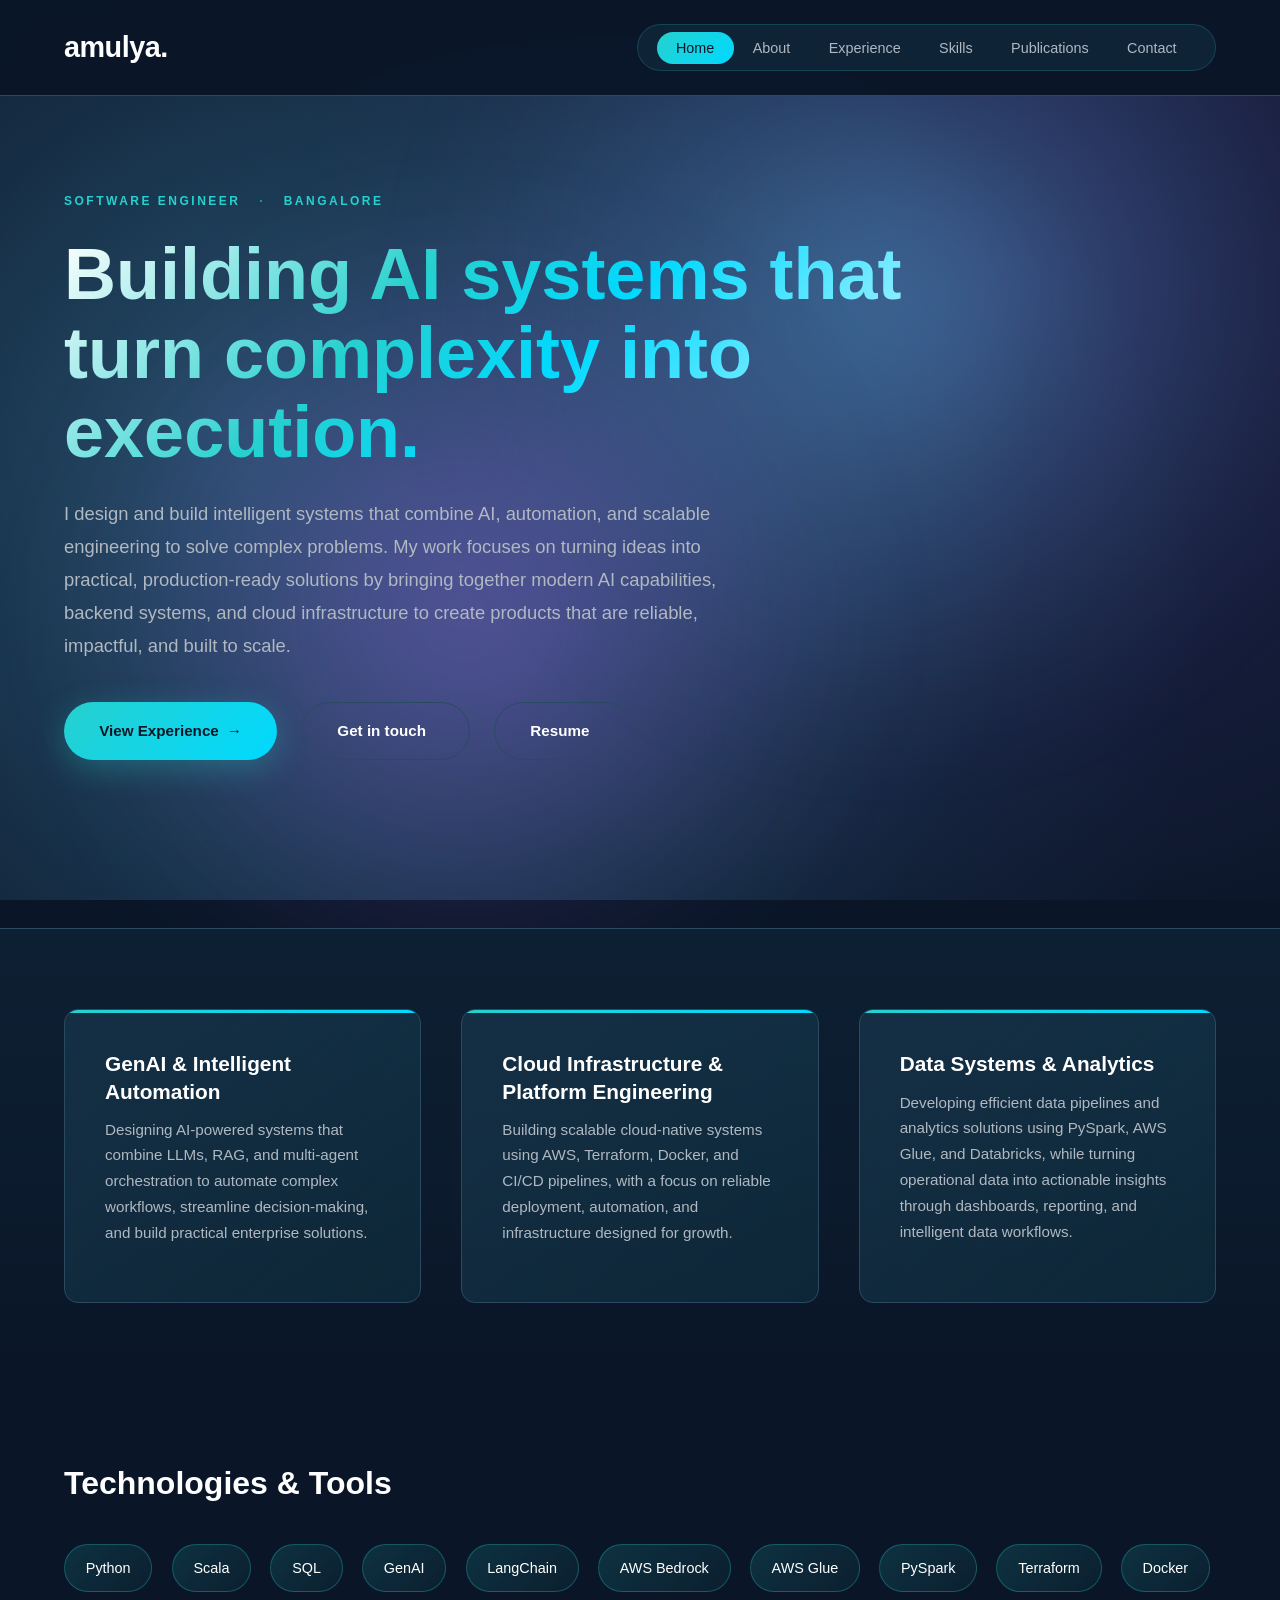
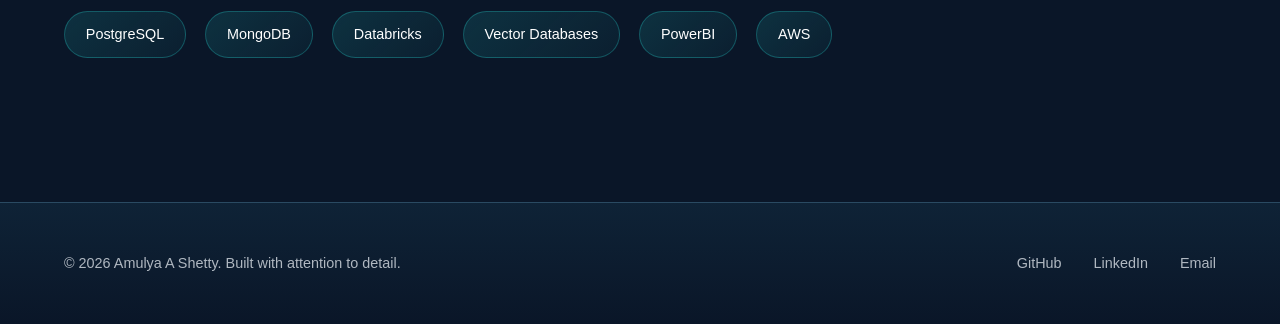
<file: index.html>
<!DOCTYPE html>
<html lang="en">
<head>
    <meta charset="UTF-8">
    <meta name="viewport" content="width=device-width, initial-scale=1.0">
    <title>Amulya A Shetty - Software Engineer & AI Specialist</title>
    <link rel="stylesheet" href="assets/css/styles.css">
</head>
<body>
    <!-- Navigation -->
    <nav class="navbar">
        <div class="nav-container">
            <div class="nav-brand">amulya.</div>
            <ul class="nav-menu">
                <li><a href="index.html" class="nav-link active">Home</a></li>
                <li><a href="pages/about.html" class="nav-link">About</a></li>
                <li><a href="pages/experience.html" class="nav-link">Experience</a></li>
                <li><a href="pages/skills.html" class="nav-link">Skills</a></li>
                <li><a href="pages/publications.html" class="nav-link">Publications</a></li>
                <li><a href="pages/contact.html" class="nav-link">Contact</a></li>
            </ul>
        </div>
    </nav>

    <!-- Hero Section -->
    <section class="hero">
        <div class="hero-container">
            <div class="hero-meta">
                <span class="meta-item">SOFTWARE ENGINEER</span>
                <span class="meta-divider">·</span>
                <span class="meta-item">BANGALORE</span>
            </div>

            <h1 class="hero-title">Building AI systems that turn complexity into execution.</h1>
            
            <p class="hero-subtitle">
                I design and build intelligent systems that combine AI, automation, and scalable engineering to solve complex problems. My work focuses on turning ideas into practical, production-ready solutions by bringing together modern AI capabilities, backend systems, and cloud infrastructure to create products that are reliable, impactful, and built to scale.
            </p>

            <div class="hero-cta">
                <a href="pages/experience.html" class="btn btn-primary">View Experience</a>
                <a href="pages/contact.html" class="btn btn-secondary">Get in touch</a>
                <a href="assets/documents/resume.pdf" class="btn btn-secondary" target="_blank">Resume</a>
            </div>
        </div>
    </section>

    <!-- Highlights Section -->
    <section class="highlights">
        <div class="highlights-container">
            <div class="highlight-item">
                <h3>GenAI & Intelligent Automation</h3>
                <p>Designing AI-powered systems that combine LLMs, RAG, and multi-agent orchestration to automate complex workflows, streamline decision-making, and build practical enterprise solutions.</p>
            </div>
            <div class="highlight-item">
                <h3>Cloud Infrastructure & Platform Engineering</h3>
                <p>Building scalable cloud-native systems using AWS, Terraform, Docker, and CI/CD pipelines, with a focus on reliable deployment, automation, and infrastructure designed for growth.</p>
            </div>
            <div class="highlight-item">
                <h3>Data Systems & Analytics</h3>
                <p>Developing efficient data pipelines and analytics solutions using PySpark, AWS Glue, and Databricks, while turning operational data into actionable insights through dashboards, reporting, and intelligent data workflows.</p>
            </div>
        </div>
    </section>

    <!-- Tech Stack Section -->
    <section class="tech-stack">
        <div class="stack-container">
            <h2>Technologies & Tools</h2>
            <div class="tech-grid">
                <span class="tech-tag">Python</span>
                <span class="tech-tag">Scala</span>
                <span class="tech-tag">SQL</span>
                <span class="tech-tag">GenAI</span>
                <span class="tech-tag">LangChain</span>
                <span class="tech-tag">AWS Bedrock</span>
                <span class="tech-tag">AWS Glue</span>
                <span class="tech-tag">PySpark</span>
                <span class="tech-tag">Terraform</span>
                <span class="tech-tag">Docker</span>
                <span class="tech-tag">PostgreSQL</span>
                <span class="tech-tag">MongoDB</span>
                <span class="tech-tag">Databricks</span>
                <span class="tech-tag">Vector Databases</span>
                <span class="tech-tag">PowerBI</span>
                <span class="tech-tag">AWS</span>
            </div>
        </div>
    </section>

    <!-- Footer -->
    <footer class="footer">
        <div class="footer-content">
            <p>&copy; 2026 Amulya A Shetty. Built with attention to detail.</p>
            <div class="footer-links">
                <a href="https://github.com/amulyaashetty" target="_blank">GitHub</a>
                <a href="https://www.linkedin.com/in/amulya-a-shetty-549b97213/" target="_blank">LinkedIn</a>
                <a href="mailto:amulyaashetty02@gmail.com">Email</a>
            </div>
        </div>
    </footer>

    <script src="assets/js/script.js"></script>
</body>
</html>
</file>
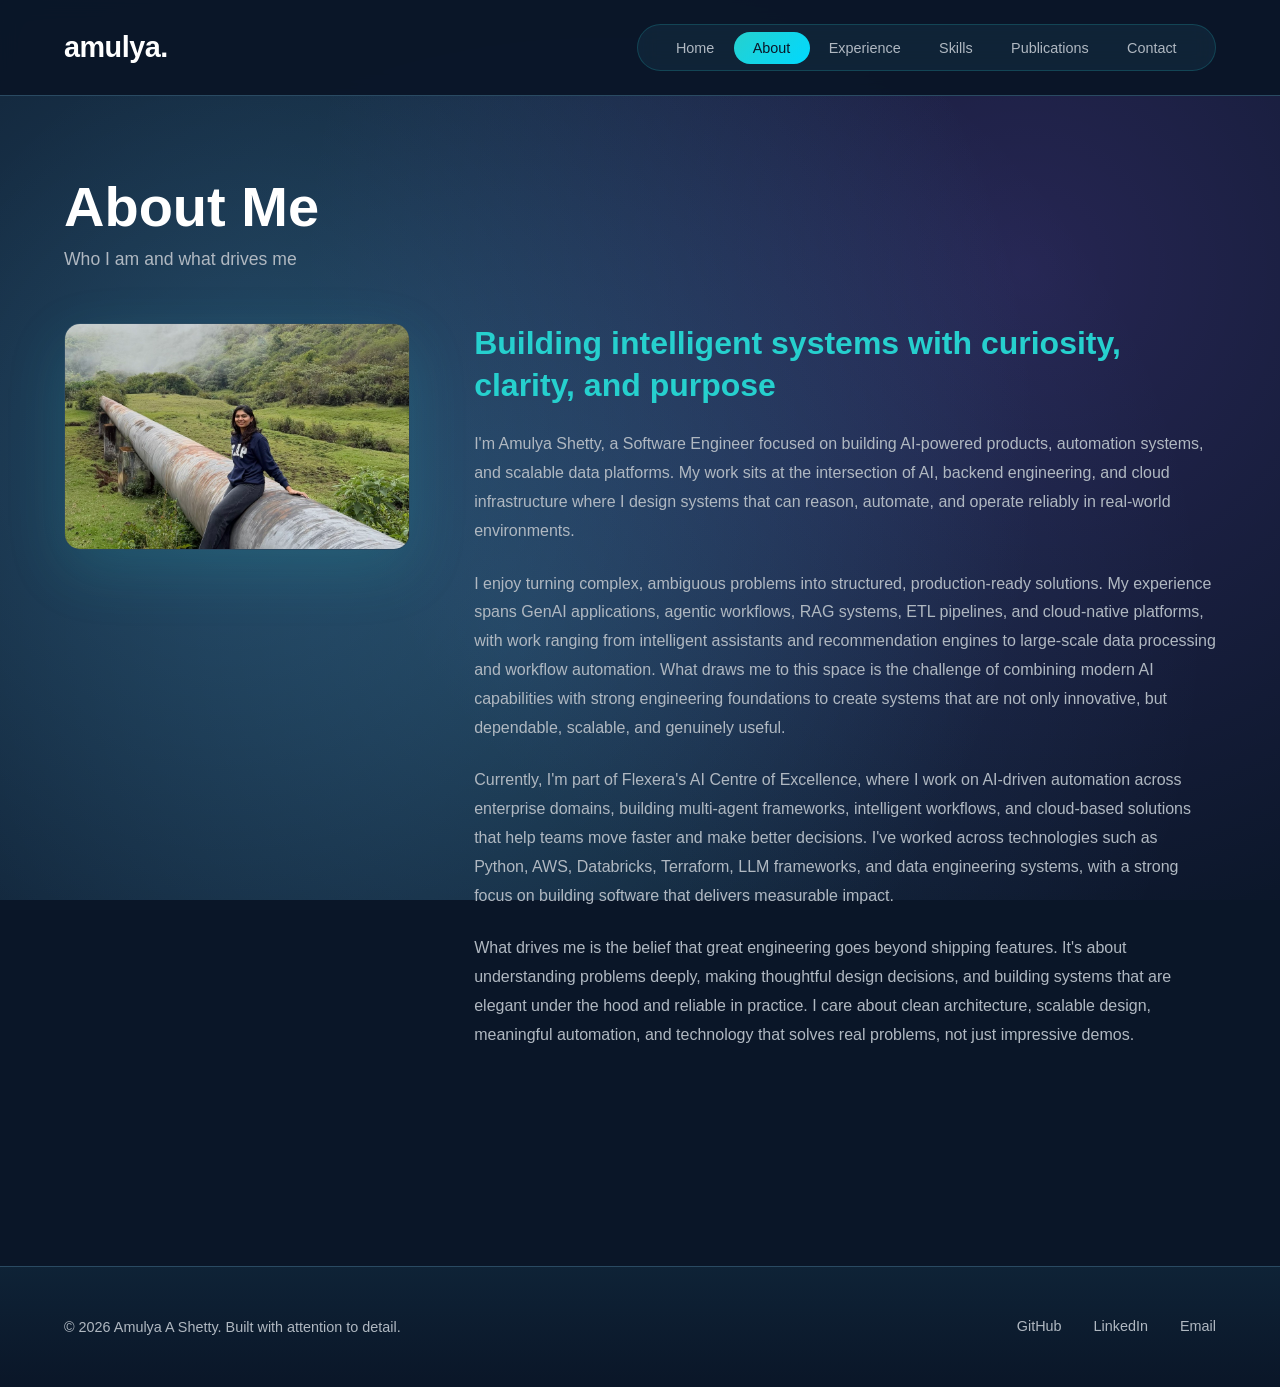
<file: pages/about.html>
<!DOCTYPE html>
<html lang="en">
<head>
    <meta charset="UTF-8">
    <meta name="viewport" content="width=device-width, initial-scale=1.0">
    <title>Amulya A Shetty - About</title>
    <link rel="stylesheet" href="../assets/css/styles.css">
</head>
<body>
    <!-- Navigation -->
    <nav class="navbar">
        <div class="nav-container">
            <div class="nav-brand">amulya.</div>
            <ul class="nav-menu">
                <li><a href="../index.html" class="nav-link">Home</a></li>
                <li><a href="about.html" class="nav-link active">About</a></li>
                <li><a href="experience.html" class="nav-link">Experience</a></li>
                <li><a href="skills.html" class="nav-link">Skills</a></li>
                <li><a href="publications.html" class="nav-link">Publications</a></li>
                <li><a href="contact.html" class="nav-link">Contact</a></li>
            </ul>
        </div>
    </nav>

    <!-- Content -->
    <section class="content-section">
        <div class="section-header">
            <h1>About Me</h1>
            <p>Who I am and what drives me</p>
        </div>

        <div class="about-intro">
            <div class="about-container">
                <div class="about-image">
                    <img src="../assets/images/Image (1).jpeg" alt="Amulya Shetty">
                </div>
                <div class="about-content">
                    <h2>Building intelligent systems with curiosity, clarity, and purpose</h2>
                    
                    <p>
                        I'm Amulya Shetty, a Software Engineer focused on building AI-powered products, automation systems, and scalable data platforms. My work sits at the intersection of AI, backend engineering, and cloud infrastructure where I design systems that can reason, automate, and operate reliably in real-world environments.
                    </p>

                    <p>
                        I enjoy turning complex, ambiguous problems into structured, production-ready solutions. My experience spans GenAI applications, agentic workflows, RAG systems, ETL pipelines, and cloud-native platforms, with work ranging from intelligent assistants and recommendation engines to large-scale data processing and workflow automation. What draws me to this space is the challenge of combining modern AI capabilities with strong engineering foundations to create systems that are not only innovative, but dependable, scalable, and genuinely useful.
                    </p>

                    <p>
                        Currently, I'm part of Flexera's AI Centre of Excellence, where I work on AI-driven automation across enterprise domains, building multi-agent frameworks, intelligent workflows, and cloud-based solutions that help teams move faster and make better decisions. I've worked across technologies such as Python, AWS, Databricks, Terraform, LLM frameworks, and data engineering systems, with a strong focus on building software that delivers measurable impact.
                    </p>

                    <p>
                        What drives me is the belief that great engineering goes beyond shipping features. It's about understanding problems deeply, making thoughtful design decisions, and building systems that are elegant under the hood and reliable in practice. I care about clean architecture, scalable design, meaningful automation, and technology that solves real problems, not just impressive demos.
                    </p>
                </div>
            </div>
        </div>
    </section>

    <!-- Footer -->
    <footer class="footer">
        <div class="footer-content">
            <p>&copy; 2026 Amulya A Shetty. Built with attention to detail.</p>
            <div class="footer-links">
                <a href="https://github.com/amulyaashetty" target="_blank">GitHub</a>
                <a href="https://www.linkedin.com/in/amulya-a-shetty-549b97213/" target="_blank">LinkedIn</a>
                <a href="mailto:amulyaashetty02@gmail.com">Email</a>
            </div>
        </div>
    </footer>

    <script src="../assets/js/script.js"></script>
</body>
</html>
</file>
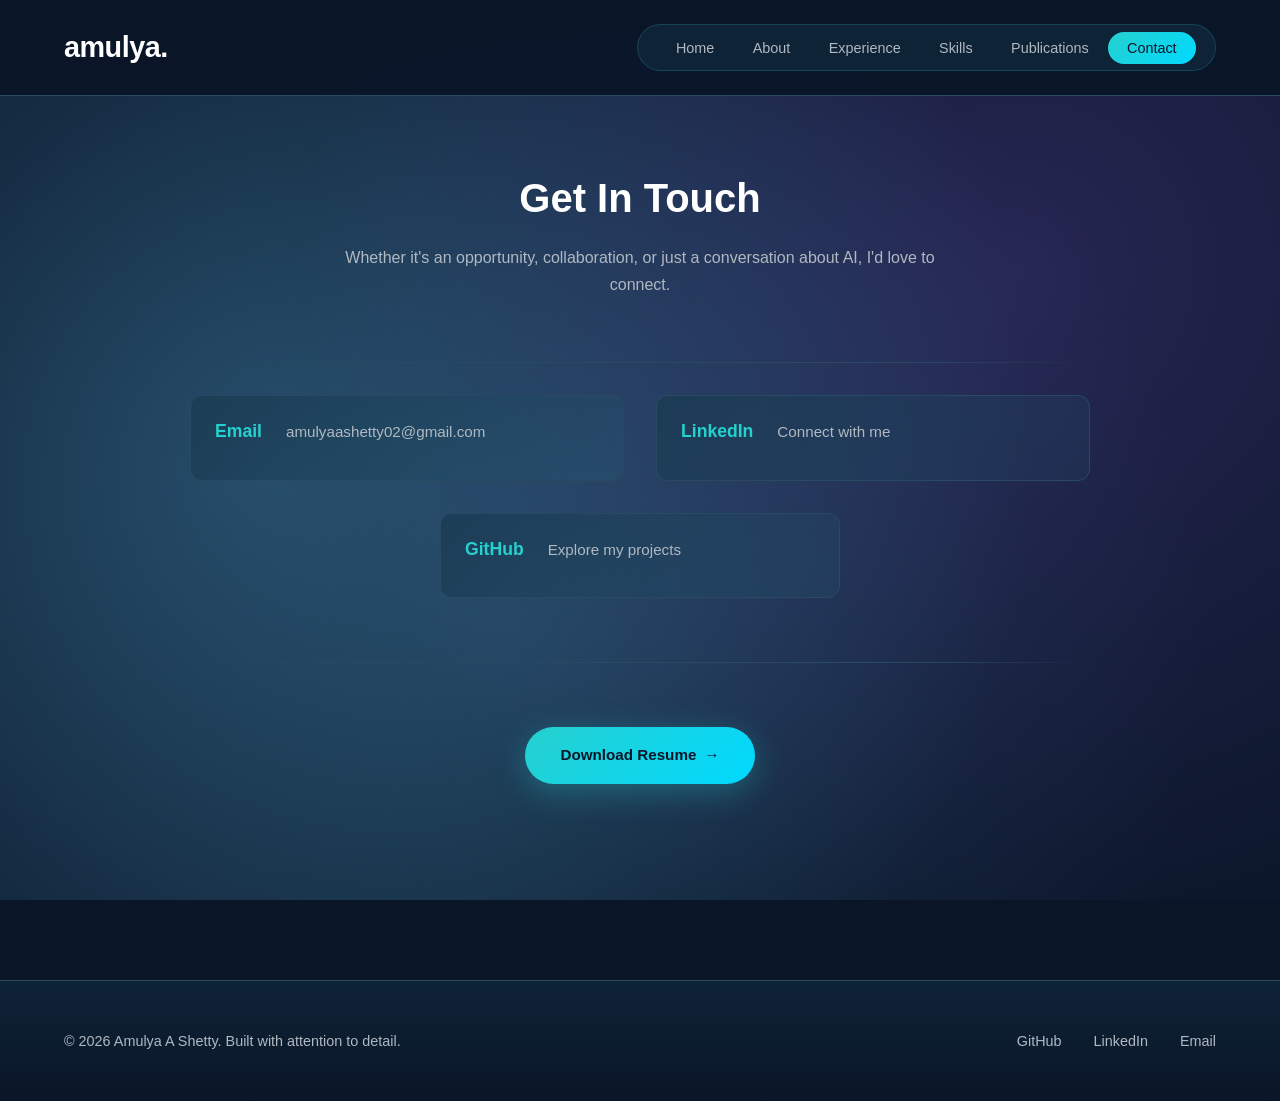
<file: pages/contact.html>
<!DOCTYPE html>
<html lang="en">
<head>
    <meta charset="UTF-8">
    <meta name="viewport" content="width=device-width, initial-scale=1.0">
    <title>Amulya A Shetty - Contact</title>
    <link rel="stylesheet" href="../assets/css/styles.css">
</head>
<body>
    <!-- Navigation -->
    <nav class="navbar">
        <div class="nav-container">
            <div class="nav-brand">amulya.</div>
            <ul class="nav-menu">
                <li><a href="../index.html" class="nav-link">Home</a></li>
                <li><a href="about.html" class="nav-link">About</a></li>
                <li><a href="experience.html" class="nav-link">Experience</a></li>
                <li><a href="skills.html" class="nav-link">Skills</a></li>
                <li><a href="publications.html" class="nav-link">Publications</a></li>
                <li><a href="contact.html" class="nav-link active">Contact</a></li>
            </ul>
        </div>
    </nav>

    <!-- Content -->
    <section class="content-section">
        <div class="contact-wrapper">
            <h1>Get In Touch</h1>
            <p class="contact-intro">Whether it's an opportunity, collaboration, or just a conversation about AI, I'd love to connect.</p>
            
            <div class="divider"></div>

            <div class="contact-cards-grid">
                <div class="info-card">
                    <h3>Email</h3>
                    <a href="mailto:amulyaashetty02@gmail.com">amulyaashetty02@gmail.com</a>
                </div>

                <div class="info-card">
                    <h3>LinkedIn</h3>
                    <a href="https://www.linkedin.com/in/amulya-a-shetty-549b97213/" target="_blank">Connect with me</a>
                </div>
            </div>

            <div class="contact-cards-full">
                <div class="info-card">
                    <h3>GitHub</h3>
                    <a href="https://github.com/amulyaashetty" target="_blank">Explore my projects</a>
                </div>
            </div>

            <div class="divider"></div>

            <div class="contact-cta">
                <a href="../assets/documents/resume.pdf" class="btn btn-primary" target="_blank">Download Resume</a>
            </div>
        </div>
    </section>

    <!-- Footer -->
    <footer class="footer">
        <div class="footer-content">
            <p>&copy; 2026 Amulya A Shetty. Built with attention to detail.</p>
            <div class="footer-links">
                <a href="https://github.com/amulyaashetty" target="_blank">GitHub</a>
                <a href="https://www.linkedin.com/in/amulya-a-shetty-549b97213/" target="_blank">LinkedIn</a>
                <a href="mailto:amulyaashetty02@gmail.com">Email</a>
            </div>
        </div>
    </footer>

    <script src="../assets/js/script.js"></script>
</body>
</html>
</file>
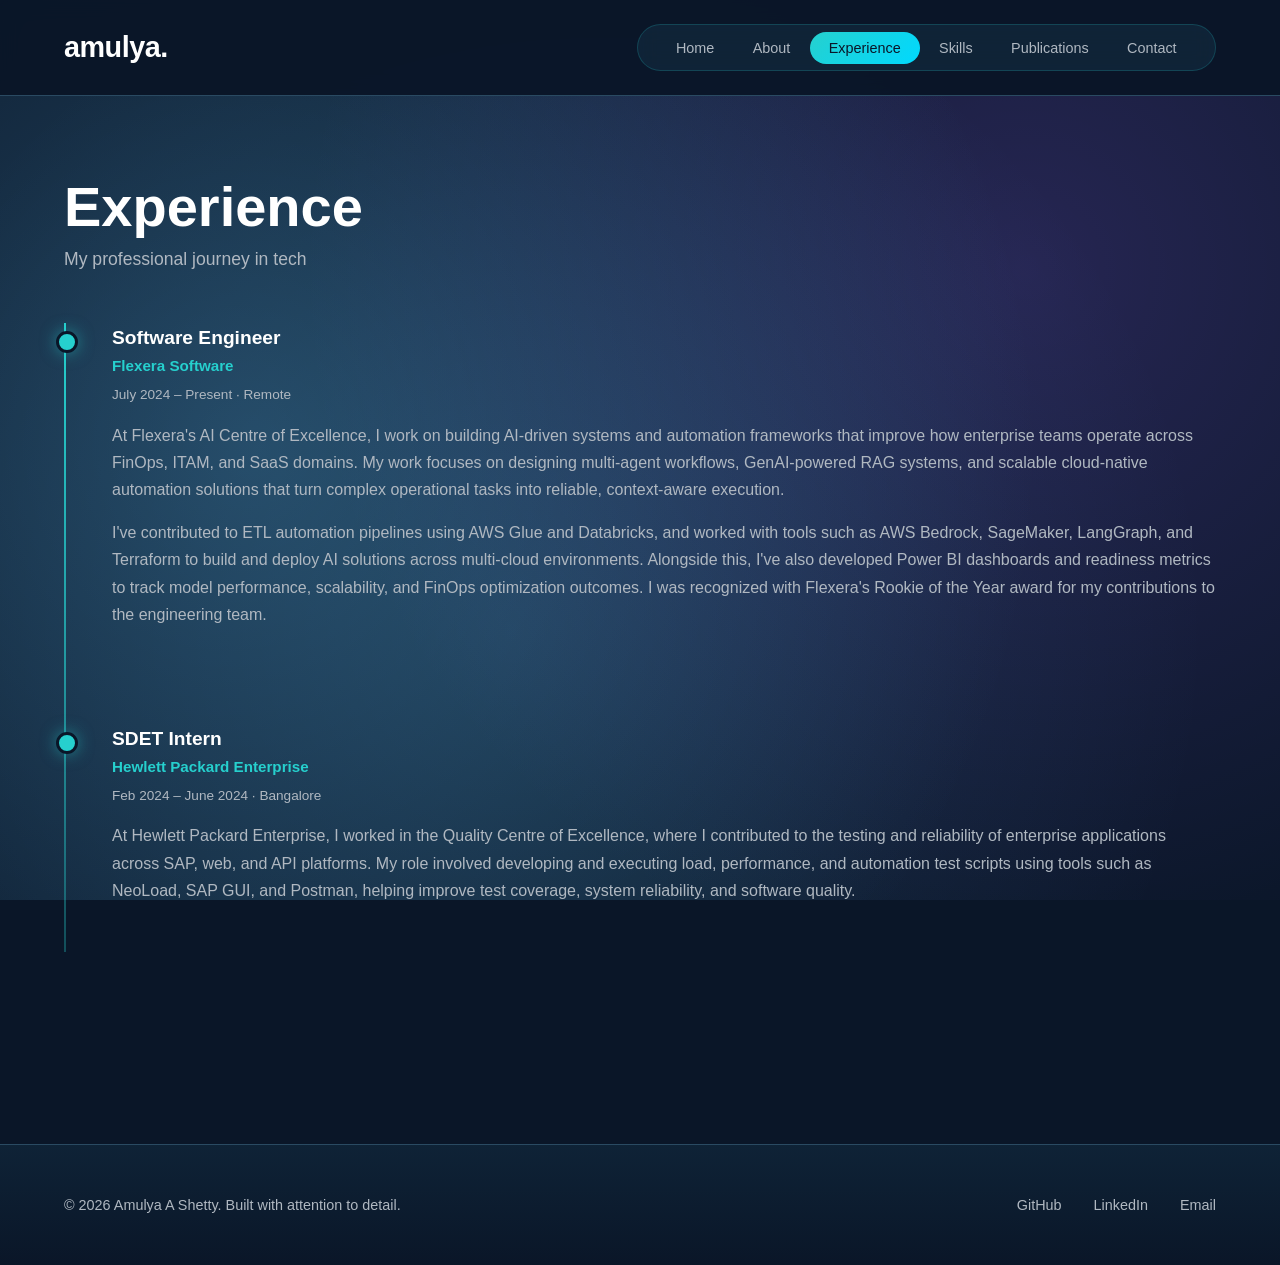
<file: pages/experience.html>
<!DOCTYPE html>
<html lang="en">
<head>
    <meta charset="UTF-8">
    <meta name="viewport" content="width=device-width, initial-scale=1.0">
    <title>Amulya A Shetty - Experience</title>
    <link rel="stylesheet" href="../assets/css/styles.css">
</head>
<body>
    <!-- Navigation -->
    <nav class="navbar">
        <div class="nav-container">
            <div class="nav-brand">amulya.</div>
            <ul class="nav-menu">
                <li><a href="../index.html" class="nav-link">Home</a></li>
                <li><a href="about.html" class="nav-link">About</a></li>
                <li><a href="experience.html" class="nav-link active">Experience</a></li>
                <li><a href="skills.html" class="nav-link">Skills</a></li>
                <li><a href="publications.html" class="nav-link">Publications</a></li>
                <li><a href="contact.html" class="nav-link">Contact</a></li>
            </ul>
        </div>
    </nav>

    <!-- Content -->
    <section class="content-section">
        <div class="section-header">
            <h1>Experience</h1>
            <p>My professional journey in tech</p>
        </div>

        <div class="timeline">
            <!-- Experience 1 -->
            <div class="experience-item">
                <div class="experience-header">
                    <div class="experience-title">Software Engineer</div>
                    <div class="experience-company">Flexera Software</div>
                    <div class="experience-dates">July 2024 – Present · Remote</div>
                </div>
                <div class="experience-description">
                    <p>
                        At Flexera's AI Centre of Excellence, I work on building AI-driven systems and automation frameworks that improve how enterprise teams operate across FinOps, ITAM, and SaaS domains. My work focuses on designing multi-agent workflows, GenAI-powered RAG systems, and scalable cloud-native automation solutions that turn complex operational tasks into reliable, context-aware execution.
                    </p>
                    <p>
                        I've contributed to ETL automation pipelines using AWS Glue and Databricks, and worked with tools such as AWS Bedrock, SageMaker, LangGraph, and Terraform to build and deploy AI solutions across multi-cloud environments. Alongside this, I've also developed Power BI dashboards and readiness metrics to track model performance, scalability, and FinOps optimization outcomes. I was recognized with Flexera's Rookie of the Year award for my contributions to the engineering team.
                    </p>
                </div>
            </div>

            <!-- Experience 2 -->
            <div class="experience-item">
                <div class="experience-header">
                    <div class="experience-title">SDET Intern</div>
                    <div class="experience-company">Hewlett Packard Enterprise</div>
                    <div class="experience-dates">Feb 2024 – June 2024 · Bangalore</div>
                </div>
                <div class="experience-description">
                    <p>
                        At Hewlett Packard Enterprise, I worked in the Quality Centre of Excellence, where I contributed to the testing and reliability of enterprise applications across SAP, web, and API platforms. My role involved developing and executing load, performance, and automation test scripts using tools such as NeoLoad, SAP GUI, and Postman, helping improve test coverage, system reliability, and software quality.
                    </p>
                </div>
            </div>
        </div>
    </section>

    <!-- Footer -->
    <footer class="footer">
        <div class="footer-content">
            <p>&copy; 2026 Amulya A Shetty. Built with attention to detail.</p>
            <div class="footer-links">
                <a href="https://github.com/amulyaashetty" target="_blank">GitHub</a>
                <a href="https://www.linkedin.com/in/amulya-a-shetty-549b97213/" target="_blank">LinkedIn</a>
                <a href="mailto:amulyaashetty02@gmail.com">Email</a>
            </div>
        </div>
    </footer>

    <script src="../assets/js/script.js"></script>
</body>
</html>
</file>
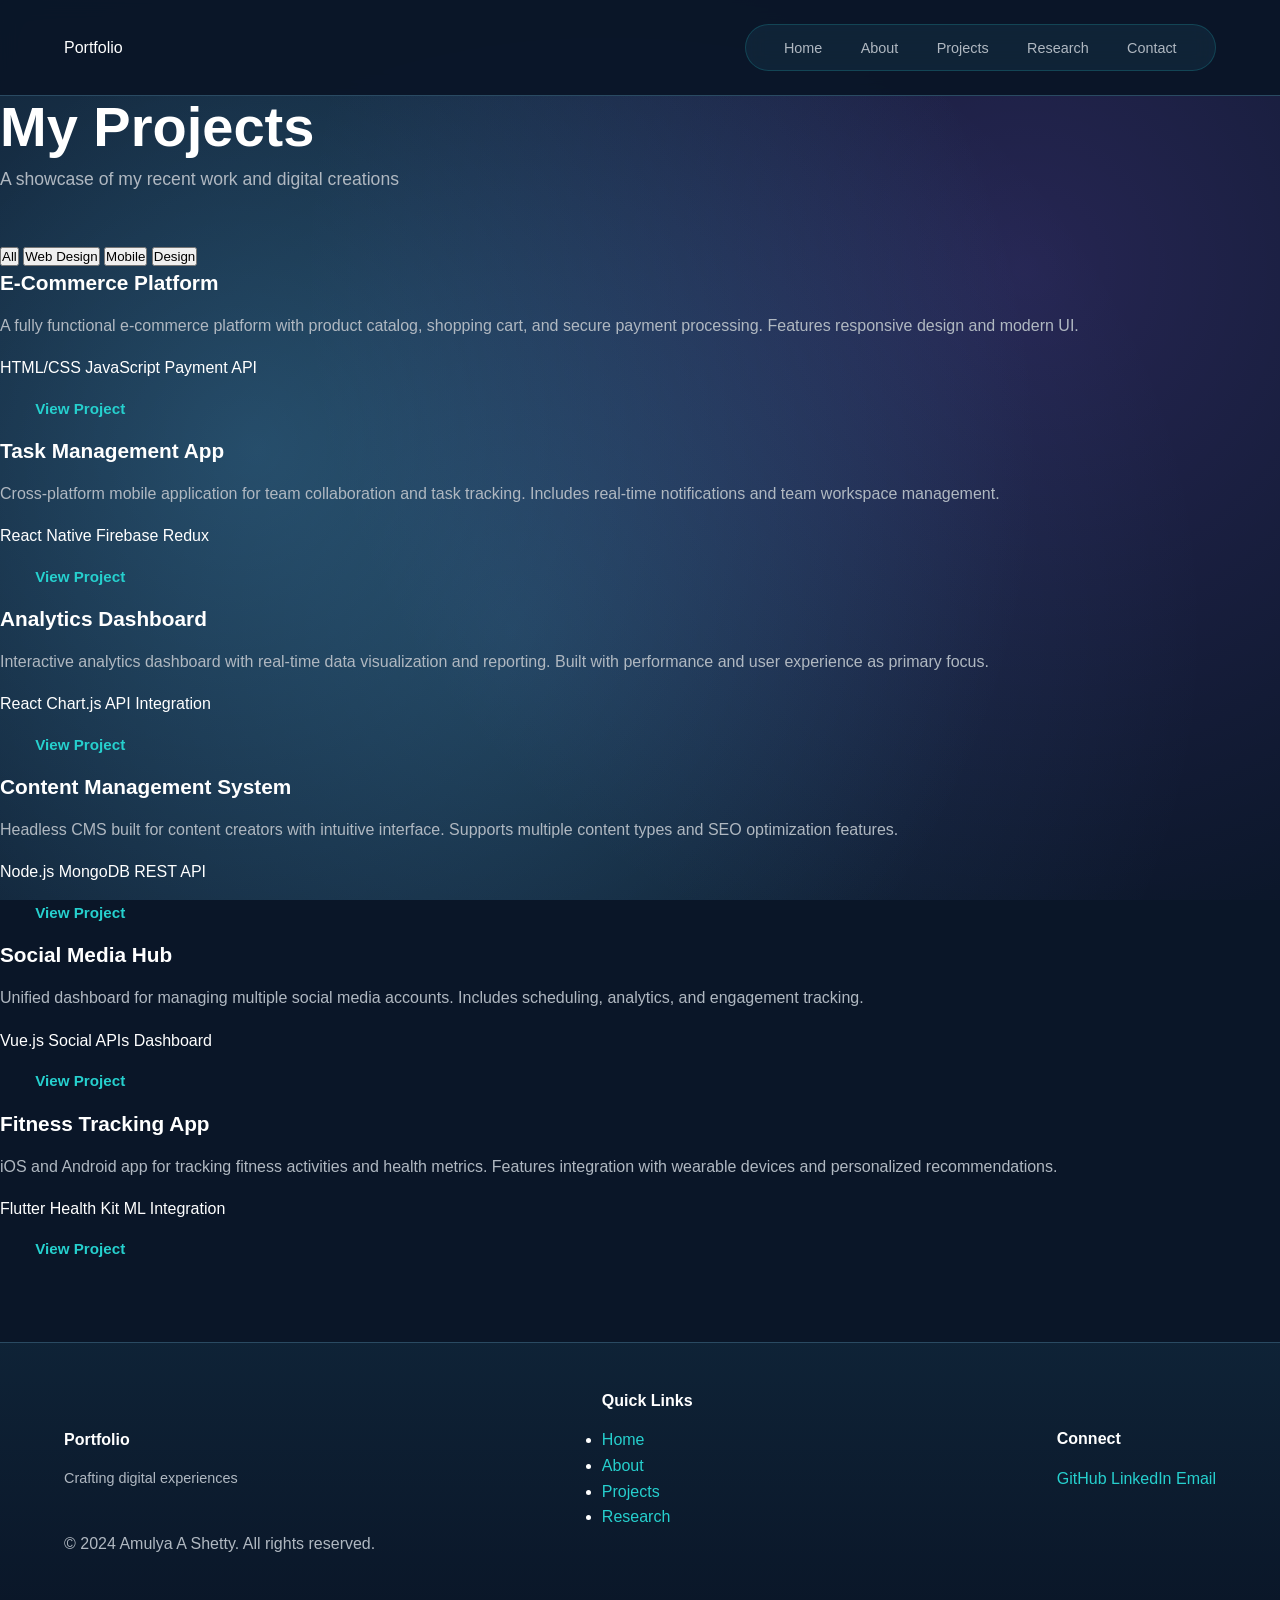
<file: pages/projects.html>
<!DOCTYPE html>
<html lang="en">
<head>
    <meta charset="UTF-8">
    <meta name="viewport" content="width=device-width, initial-scale=1.0">
    <title>Portfolio - Projects</title>
    <link rel="stylesheet" href="../assets/css/styles.css">
</head>
<body>
    <!-- Navigation -->
    <nav class="navbar">
        <div class="nav-container">
            <div class="nav-logo">
                <span class="logo-text">Portfolio</span>
            </div>
            <ul class="nav-menu">
                <li><a href="../index.html" class="nav-link">Home</a></li>
                <li><a href="./about.html" class="nav-link">About</a></li>
                <li><a href="./projects.html" class="nav-link active">Projects</a></li>
                <li><a href="./research.html" class="nav-link">Research</a></li>
                <li><a href="./contact.html" class="nav-link">Contact</a></li>
            </ul>
        </div>
    </nav>

    <!-- Projects Section -->
    <section class="projects-section">
        <div class="section-header">
            <h1>My Projects</h1>
            <p>A showcase of my recent work and digital creations</p>
        </div>

        <!-- Filter Buttons -->
        <div class="filter-buttons">
            <button class="filter-btn active" onclick="filterProjects('all')">All</button>
            <button class="filter-btn" onclick="filterProjects('web')">Web Design</button>
            <button class="filter-btn" onclick="filterProjects('mobile')">Mobile</button>
            <button class="filter-btn" onclick="filterProjects('design')">Design</button>
        </div>

        <!-- Projects Grid -->
        <div class="projects-grid-full">
            <!-- Project 1 -->
            <div class="project-card-full" data-category="web">
                <div class="project-image-full" style="background: linear-gradient(135deg, #FCA5A5 0%, #FB923C 100%);"></div>
                <div class="project-info">
                    <h3>E-Commerce Platform</h3>
                    <p class="project-description">
                        A fully functional e-commerce platform with product catalog, shopping cart, and secure payment processing. 
                        Features responsive design and modern UI.
                    </p>
                    <div class="project-tags">
                        <span class="tag">HTML/CSS</span>
                        <span class="tag">JavaScript</span>
                        <span class="tag">Payment API</span>
                    </div>
                    <a href="#" class="btn btn-small">View Project</a>
                </div>
            </div>

            <!-- Project 2 -->
            <div class="project-card-full" data-category="mobile">
                <div class="project-image-full" style="background: linear-gradient(135deg, #1E293B 0%, #334155 100%);"></div>
                <div class="project-info">
                    <h3>Task Management App</h3>
                    <p class="project-description">
                        Cross-platform mobile application for team collaboration and task tracking. 
                        Includes real-time notifications and team workspace management.
                    </p>
                    <div class="project-tags">
                        <span class="tag">React Native</span>
                        <span class="tag">Firebase</span>
                        <span class="tag">Redux</span>
                    </div>
                    <a href="#" class="btn btn-small">View Project</a>
                </div>
            </div>

            <!-- Project 3 -->
            <div class="project-card-full" data-category="design">
                <div class="project-image-full" style="background: linear-gradient(135deg, #86EFAC 0%, #10B981 100%);"></div>
                <div class="project-info">
                    <h3>Analytics Dashboard</h3>
                    <p class="project-description">
                        Interactive analytics dashboard with real-time data visualization and reporting. 
                        Built with performance and user experience as primary focus.
                    </p>
                    <div class="project-tags">
                        <span class="tag">React</span>
                        <span class="tag">Chart.js</span>
                        <span class="tag">API Integration</span>
                    </div>
                    <a href="#" class="btn btn-small">View Project</a>
                </div>
            </div>

            <!-- Project 4 -->
            <div class="project-card-full" data-category="web">
                <div class="project-image-full" style="background: linear-gradient(135deg, #60A5FA 0%, #3B82F6 100%);"></div>
                <div class="project-info">
                    <h3>Content Management System</h3>
                    <p class="project-description">
                        Headless CMS built for content creators with intuitive interface. 
                        Supports multiple content types and SEO optimization features.
                    </p>
                    <div class="project-tags">
                        <span class="tag">Node.js</span>
                        <span class="tag">MongoDB</span>
                        <span class="tag">REST API</span>
                    </div>
                    <a href="#" class="btn btn-small">View Project</a>
                </div>
            </div>

            <!-- Project 5 -->
            <div class="project-card-full" data-category="design">
                <div class="project-image-full" style="background: linear-gradient(135deg, #F472B6 0%, #EC4899 100%);"></div>
                <div class="project-info">
                    <h3>Social Media Hub</h3>
                    <p class="project-description">
                        Unified dashboard for managing multiple social media accounts. 
                        Includes scheduling, analytics, and engagement tracking.
                    </p>
                    <div class="project-tags">
                        <span class="tag">Vue.js</span>
                        <span class="tag">Social APIs</span>
                        <span class="tag">Dashboard</span>
                    </div>
                    <a href="#" class="btn btn-small">View Project</a>
                </div>
            </div>

            <!-- Project 6 -->
            <div class="project-card-full" data-category="mobile">
                <div class="project-image-full" style="background: linear-gradient(135deg, #FBBF24 0%, #F59E0B 100%);"></div>
                <div class="project-info">
                    <h3>Fitness Tracking App</h3>
                    <p class="project-description">
                        iOS and Android app for tracking fitness activities and health metrics. 
                        Features integration with wearable devices and personalized recommendations.
                    </p>
                    <div class="project-tags">
                        <span class="tag">Flutter</span>
                        <span class="tag">Health Kit</span>
                        <span class="tag">ML Integration</span>
                    </div>
                    <a href="#" class="btn btn-small">View Project</a>
                </div>
            </div>
        </div>
    </section>

    <!-- Footer -->
    <footer class="footer">
        <div class="footer-content">
            <div class="footer-section">
                <h4>Portfolio</h4>
                <p>Crafting digital experiences</p>
            </div>
            <div class="footer-section">
                <h4>Quick Links</h4>
                <ul>
                    <li><a href="../index.html">Home</a></li>
                    <li><a href="./about.html">About</a></li>
                    <li><a href="./projects.html">Projects</a></li>
                    <li><a href="./research.html">Research</a></li>
                </ul>
            </div>
            <div class="footer-section">
                <h4>Connect</h4>
                <div class="social-links">
                    <a href="https://github.com/amulyaashetty" target="_blank" class="social-icon" title="GitHub">GitHub</a>
                    <a href="https://linkedin.com/in/amulya-a-shetty" target="_blank" class="social-icon" title="LinkedIn">LinkedIn</a>
                    <a href="mailto:amulyaashetty02@gmail.com" class="social-icon" title="Email">Email</a>
                </div>
            </div>
        </div>
        <div class="footer-bottom">
            <p>&copy; 2024 Amulya A Shetty. All rights reserved.</p>
        </div>
    </footer>

    <script src="../assets/js/script.js"></script>
</body>
</html>
</file>
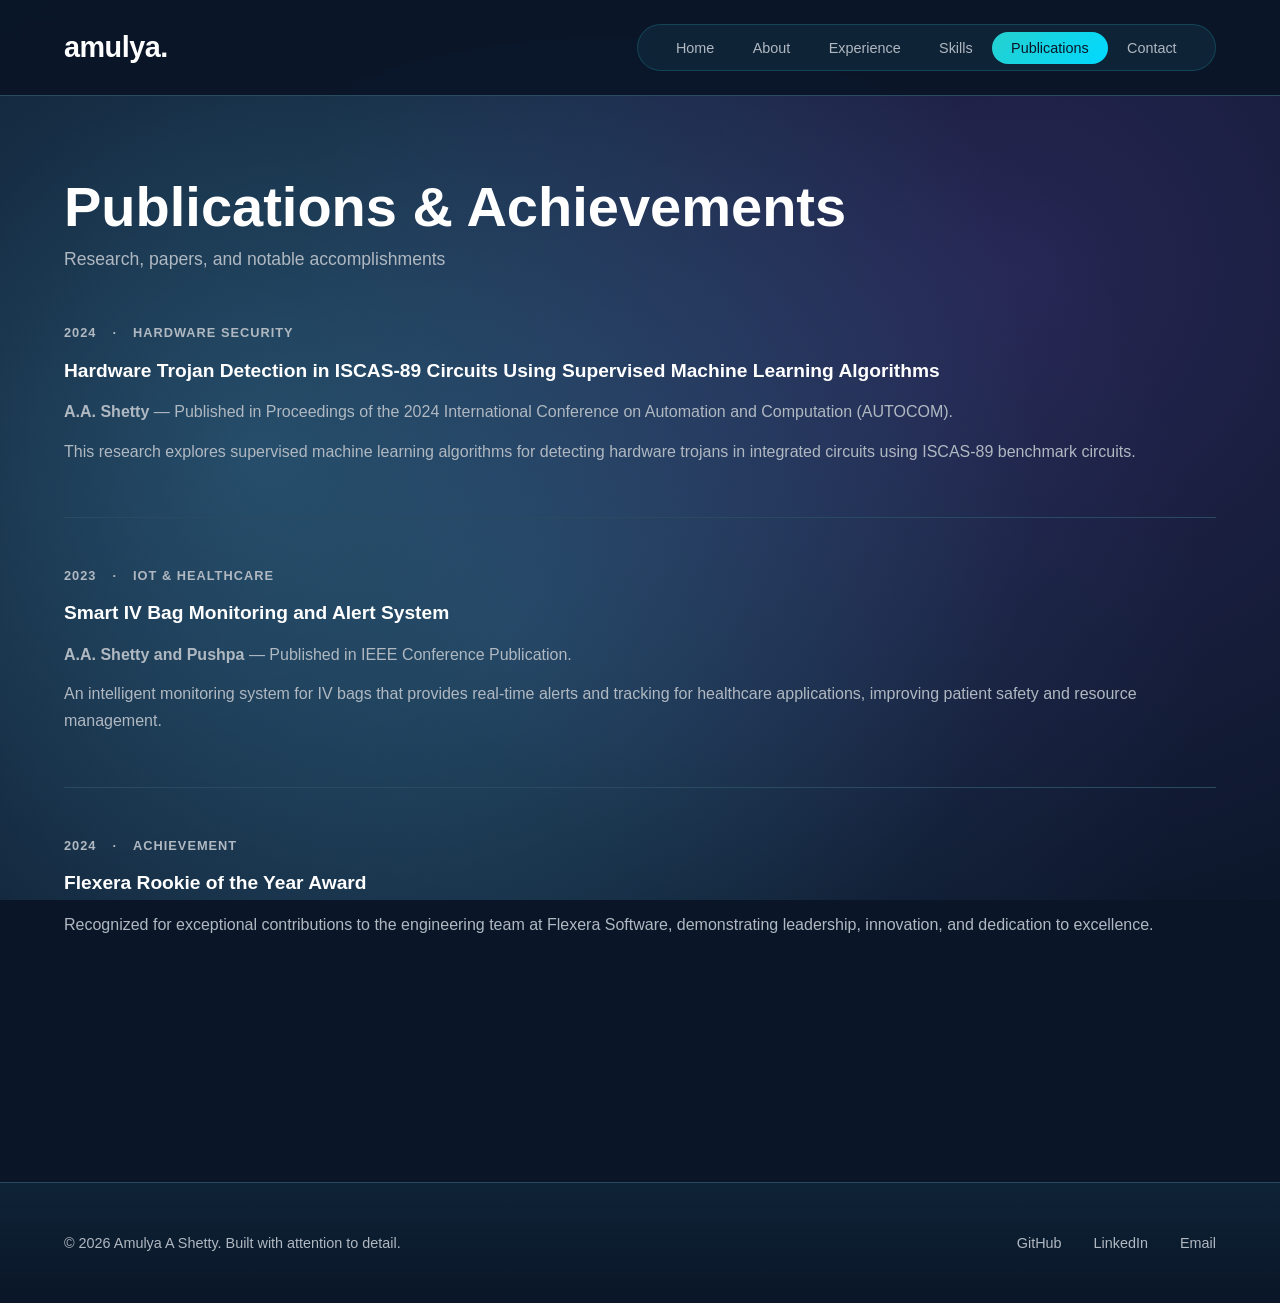
<file: pages/publications.html>
<!DOCTYPE html>
<html lang="en">
<head>
    <meta charset="UTF-8">
    <meta name="viewport" content="width=device-width, initial-scale=1.0">
    <title>Amulya A Shetty - Publications</title>
    <link rel="stylesheet" href="../assets/css/styles.css">
</head>
<body>
    <!-- Navigation -->
    <nav class="navbar">
        <div class="nav-container">
            <div class="nav-brand">amulya.</div>
            <ul class="nav-menu">
                <li><a href="../index.html" class="nav-link">Home</a></li>
                <li><a href="about.html" class="nav-link">About</a></li>
                <li><a href="experience.html" class="nav-link">Experience</a></li>
                <li><a href="skills.html" class="nav-link">Skills</a></li>
                <li><a href="publications.html" class="nav-link active">Publications</a></li>
                <li><a href="contact.html" class="nav-link">Contact</a></li>
            </ul>
        </div>
    </nav>

    <!-- Content -->
    <section class="content-section">
        <div class="section-header">
            <h1>Publications & Achievements</h1>
            <p>Research, papers, and notable accomplishments</p>
        </div>

        <!-- Publication 1 -->
        <div class="publication-item">
            <div class="publication-meta">
                <span>2024</span>
                <span>·</span>
                <span>Hardware Security</span>
            </div>
            <div class="publication-title">Hardware Trojan Detection in ISCAS-89 Circuits Using Supervised Machine Learning Algorithms</div>
            <p class="publication-description">
                <strong>A.A. Shetty</strong> — Published in Proceedings of the 2024 International Conference on Automation and Computation (AUTOCOM).
            </p>
            <p class="publication-description">
                This research explores supervised machine learning algorithms for detecting hardware trojans in integrated circuits using ISCAS-89 benchmark circuits.
            </p>
        </div>

        <!-- Publication 2 -->
        <div class="publication-item">
            <div class="publication-meta">
                <span>2023</span>
                <span>·</span>
                <span>IoT & Healthcare</span>
            </div>
            <div class="publication-title">Smart IV Bag Monitoring and Alert System</div>
            <p class="publication-description">
                <strong>A.A. Shetty and Pushpa</strong> — Published in IEEE Conference Publication.
            </p>
            <p class="publication-description">
                An intelligent monitoring system for IV bags that provides real-time alerts and tracking for healthcare applications, improving patient safety and resource management.
            </p>
        </div>

        <!-- Achievement -->
        <div class="publication-item">
            <div class="publication-meta">
                <span>2024</span>
                <span>·</span>
                <span>Achievement</span>
            </div>
            <div class="publication-title">Flexera Rookie of the Year Award</div>
            <p class="publication-description">
                Recognized for exceptional contributions to the engineering team at Flexera Software, demonstrating leadership, innovation, and dedication to excellence.
            </p>
        </div>
    </section>

    <!-- Footer -->
    <footer class="footer">
        <div class="footer-content">
            <p>&copy; 2026 Amulya A Shetty. Built with attention to detail.</p>
            <div class="footer-links">
                <a href="https://github.com/amulyaashetty" target="_blank">GitHub</a>
                <a href="https://www.linkedin.com/in/amulya-a-shetty-549b97213/" target="_blank">LinkedIn</a>
                <a href="mailto:amulyaashetty02@gmail.com">Email</a>
            </div>
        </div>
    </footer>

    <script src="../assets/js/script.js"></script>
</body>
</html>
</file>
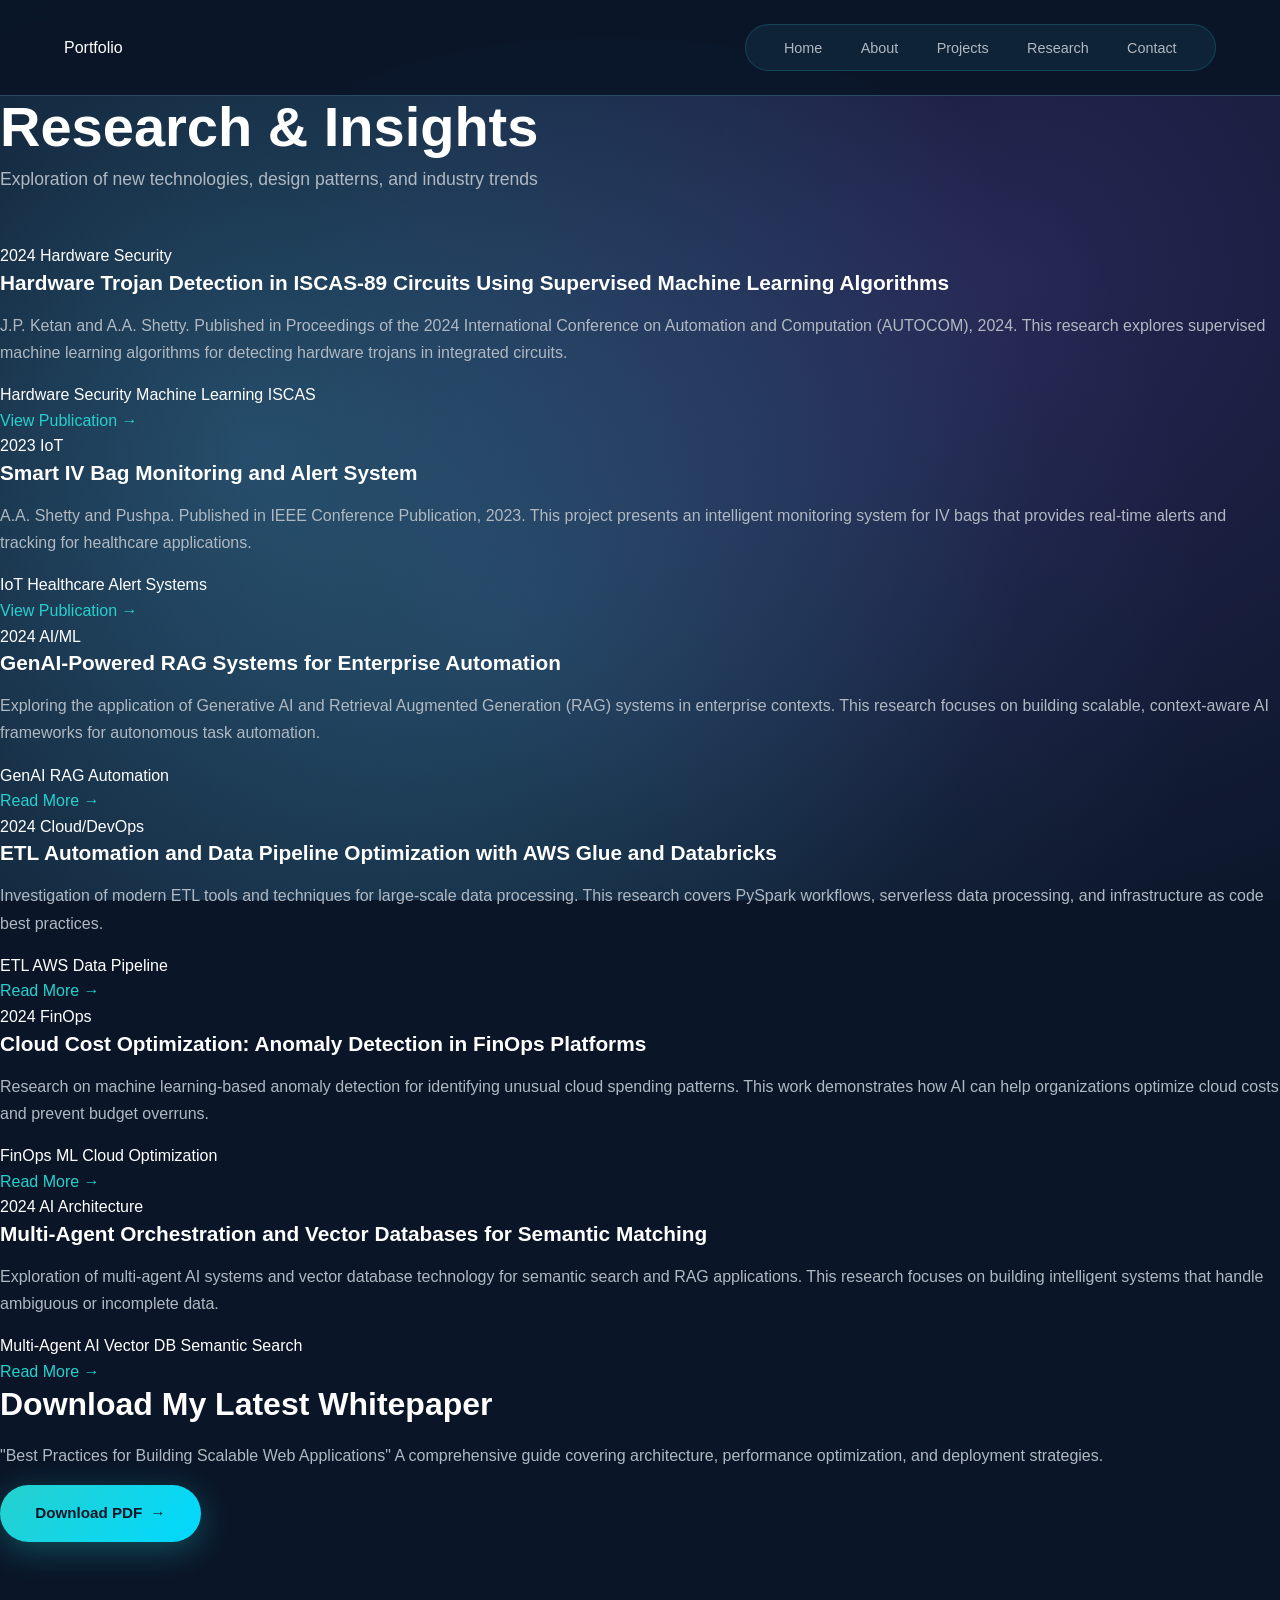
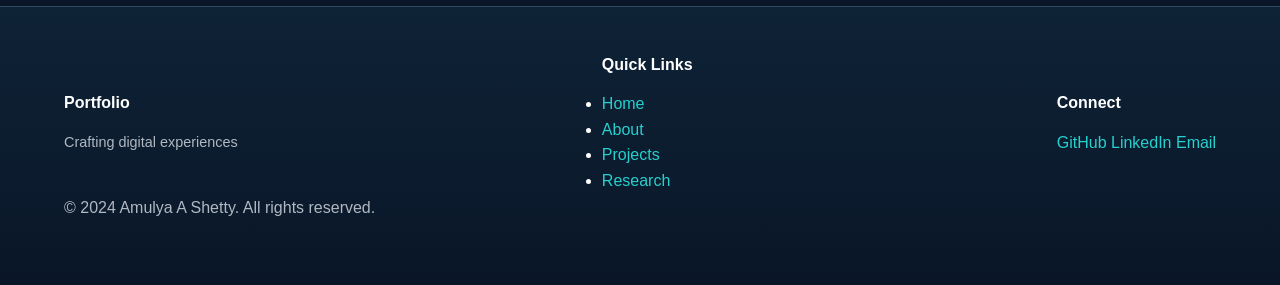
<file: pages/research.html>
<!DOCTYPE html>
<html lang="en">
<head>
    <meta charset="UTF-8">
    <meta name="viewport" content="width=device-width, initial-scale=1.0">
    <title>Portfolio - Research</title>
    <link rel="stylesheet" href="../assets/css/styles.css">
</head>
<body>
    <!-- Navigation -->
    <nav class="navbar">
        <div class="nav-container">
            <div class="nav-logo">
                <span class="logo-text">Portfolio</span>
            </div>
            <ul class="nav-menu">
                <li><a href="../index.html" class="nav-link">Home</a></li>
                <li><a href="./about.html" class="nav-link">About</a></li>
                <li><a href="./projects.html" class="nav-link">Projects</a></li>
                <li><a href="./research.html" class="nav-link active">Research</a></li>
                <li><a href="./contact.html" class="nav-link">Contact</a></li>
            </ul>
        </div>
    </nav>

    <!-- Research Section -->
    <section class="research-section">
        <div class="section-header">
            <h1>Research & Insights</h1>
            <p>Exploration of new technologies, design patterns, and industry trends</p>
        </div>

        <!-- Research Grid -->
        <div class="research-grid">
            <!-- Research Item 1 -->
            <article class="research-item">
                <div class="research-meta">
                    <span class="date">2024</span>
                    <span class="category">Hardware Security</span>
                </div>
                <h3>Hardware Trojan Detection in ISCAS-89 Circuits Using Supervised Machine Learning Algorithms</h3>
                <p>
                    J.P. Ketan and A.A. Shetty. Published in Proceedings of the 2024 International Conference on Automation and Computation (AUTOCOM), 2024.
                    This research explores supervised machine learning algorithms for detecting hardware trojans in integrated circuits.
                </p>
                <div class="research-tags">
                    <span class="tag-small">Hardware Security</span>
                    <span class="tag-small">Machine Learning</span>
                    <span class="tag-small">ISCAS</span>
                </div>
                <a href="#" class="read-more">View Publication →</a>
            </article>

            <!-- Research Item 2 -->
            <article class="research-item">
                <div class="research-meta">
                    <span class="date">2023</span>
                    <span class="category">IoT</span>
                </div>
                <h3>Smart IV Bag Monitoring and Alert System</h3>
                <p>
                    A.A. Shetty and Pushpa. Published in IEEE Conference Publication, 2023.
                    This project presents an intelligent monitoring system for IV bags that provides real-time alerts and tracking for healthcare applications.
                </p>
                <div class="research-tags">
                    <span class="tag-small">IoT</span>
                    <span class="tag-small">Healthcare</span>
                    <span class="tag-small">Alert Systems</span>
                </div>
                <a href="#" class="read-more">View Publication →</a>
            </article>

            <!-- Research Item 3 -->
            <article class="research-item">
                <div class="research-meta">
                    <span class="date">2024</span>
                    <span class="category">AI/ML</span>
                </div>
                <h3>GenAI-Powered RAG Systems for Enterprise Automation</h3>
                <p>
                    Exploring the application of Generative AI and Retrieval Augmented Generation (RAG) systems in enterprise contexts.
                    This research focuses on building scalable, context-aware AI frameworks for autonomous task automation.
                </p>
                <div class="research-tags">
                    <span class="tag-small">GenAI</span>
                    <span class="tag-small">RAG</span>
                    <span class="tag-small">Automation</span>
                </div>
                <a href="#" class="read-more">Read More →</a>
            </article>

            <!-- Research Item 4 -->
            <article class="research-item">
                <div class="research-meta">
                    <span class="date">2024</span>
                    <span class="category">Cloud/DevOps</span>
                </div>
                <h3>ETL Automation and Data Pipeline Optimization with AWS Glue and Databricks</h3>
                <p>
                    Investigation of modern ETL tools and techniques for large-scale data processing. 
                    This research covers PySpark workflows, serverless data processing, and infrastructure as code best practices.
                </p>
                <div class="research-tags">
                    <span class="tag-small">ETL</span>
                    <span class="tag-small">AWS</span>
                    <span class="tag-small">Data Pipeline</span>
                </div>
                <a href="#" class="read-more">Read More →</a>
            </article>

            <!-- Research Item 5 -->
            <article class="research-item">
                <div class="research-meta">
                    <span class="date">2024</span>
                    <span class="category">FinOps</span>
                </div>
                <h3>Cloud Cost Optimization: Anomaly Detection in FinOps Platforms</h3>
                <p>
                    Research on machine learning-based anomaly detection for identifying unusual cloud spending patterns.
                    This work demonstrates how AI can help organizations optimize cloud costs and prevent budget overruns.
                </p>
                <div class="research-tags">
                    <span class="tag-small">FinOps</span>
                    <span class="tag-small">ML</span>
                    <span class="tag-small">Cloud Optimization</span>
                </div>
                <a href="#" class="read-more">Read More →</a>
            </article>

            <!-- Research Item 6 -->
            <article class="research-item">
                <div class="research-meta">
                    <span class="date">2024</span>
                    <span class="category">AI Architecture</span>
                </div>
                <h3>Multi-Agent Orchestration and Vector Databases for Semantic Matching</h3>
                <p>
                    Exploration of multi-agent AI systems and vector database technology for semantic search and RAG applications.
                    This research focuses on building intelligent systems that handle ambiguous or incomplete data.
                </p>
                <div class="research-tags">
                    <span class="tag-small">Multi-Agent AI</span>
                    <span class="tag-small">Vector DB</span>
                    <span class="tag-small">Semantic Search</span>
                </div>
                <a href="#" class="read-more">Read More →</a>
            </article>
        </div>

        <!-- Whitepaper Section -->
        <div class="whitepaper-section">
            <div class="whitepaper-content">
                <h2>Download My Latest Whitepaper</h2>
                <p>
                    "Best Practices for Building Scalable Web Applications"
                    A comprehensive guide covering architecture, performance optimization, and deployment strategies.
                </p>
                <a href="#" class="btn btn-primary">Download PDF</a>
            </div>
        </div>
    </section>

    <!-- Footer -->
    <footer class="footer">
        <div class="footer-content">
            <div class="footer-section">
                <h4>Portfolio</h4>
                <p>Crafting digital experiences</p>
            </div>
            <div class="footer-section">
                <h4>Quick Links</h4>
                <ul>
                    <li><a href="../index.html">Home</a></li>
                    <li><a href="./about.html">About</a></li>
                    <li><a href="./projects.html">Projects</a></li>
                    <li><a href="./research.html">Research</a></li>
                </ul>
            </div>
            <div class="footer-section">
                <h4>Connect</h4>
                <div class="social-links">
                    <a href="https://github.com/amulyaashetty" target="_blank" class="social-icon" title="GitHub">GitHub</a>
                    <a href="https://linkedin.com/in/amulya-a-shetty" target="_blank" class="social-icon" title="LinkedIn">LinkedIn</a>
                    <a href="mailto:amulyaashetty02@gmail.com" class="social-icon" title="Email">Email</a>
                </div>
            </div>
        </div>
        <div class="footer-bottom">
            <p>&copy; 2024 Amulya A Shetty. All rights reserved.</p>
        </div>
    </footer>

    <script src="../assets/js/script.js"></script>
</body>
</html>
</file>
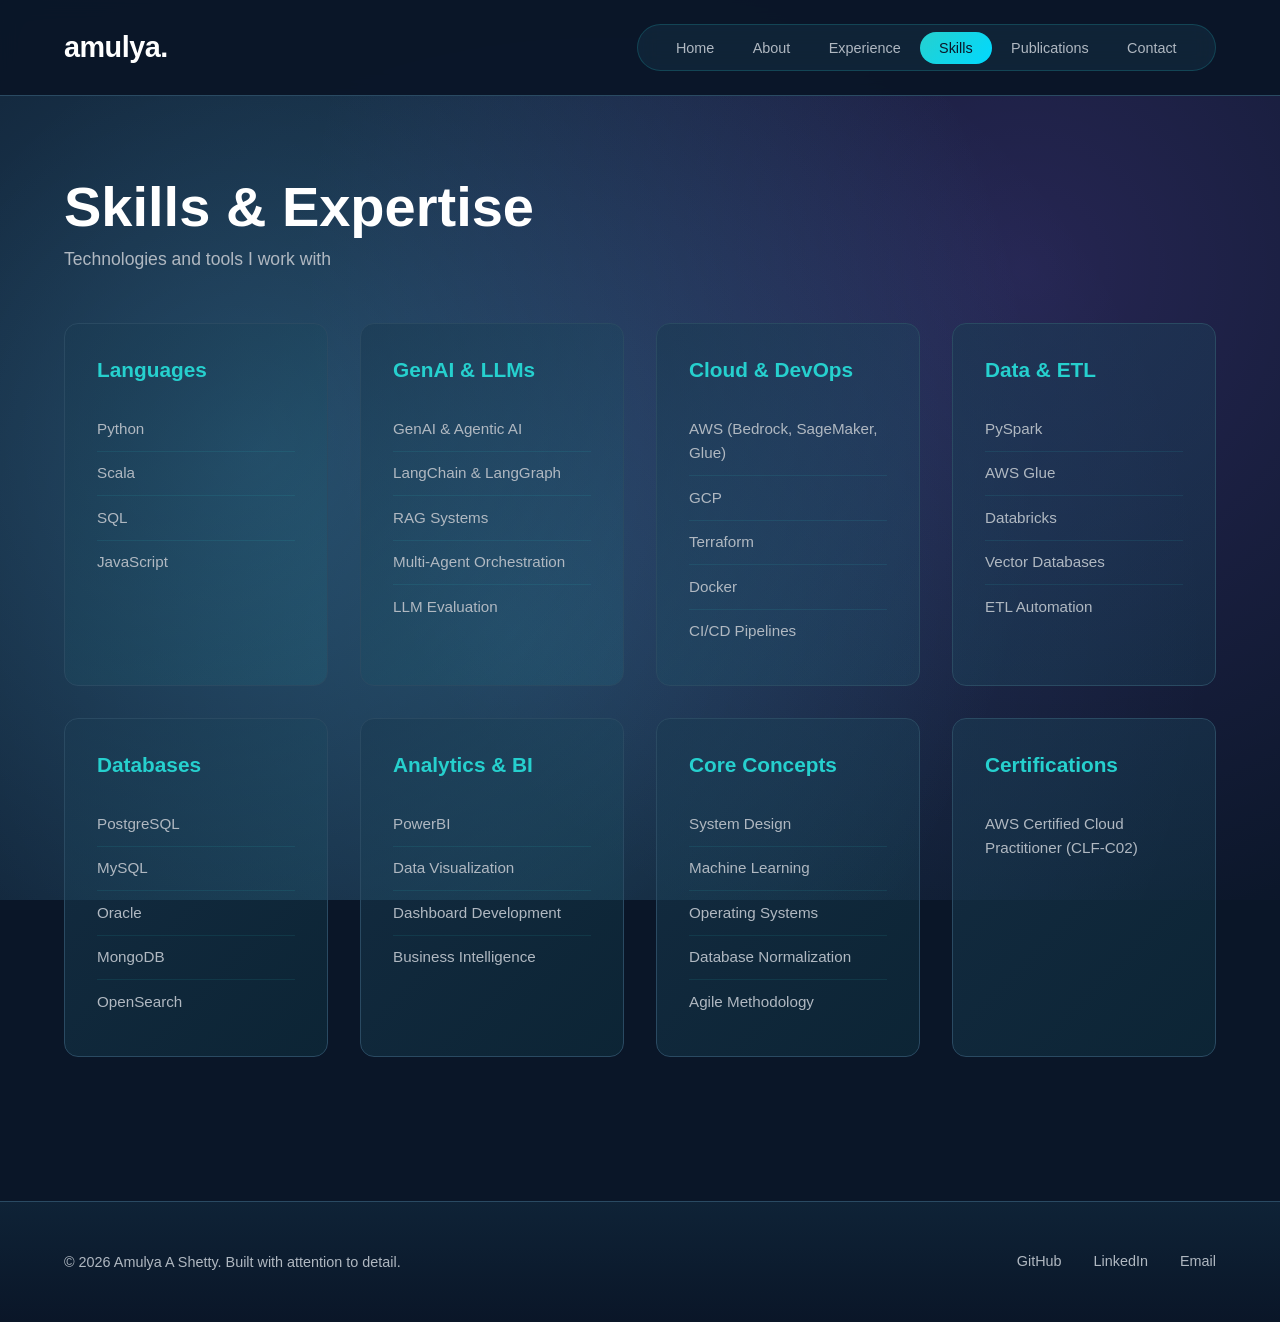
<file: pages/skills.html>
<!DOCTYPE html>
<html lang="en">
<head>
    <meta charset="UTF-8">
    <meta name="viewport" content="width=device-width, initial-scale=1.0">
    <title>Amulya A Shetty - Skills</title>
    <link rel="stylesheet" href="../assets/css/styles.css">
</head>
<body>
    <!-- Navigation -->
    <nav class="navbar">
        <div class="nav-container">
            <div class="nav-brand">amulya.</div>
            <ul class="nav-menu">
                <li><a href="../index.html" class="nav-link">Home</a></li>
                <li><a href="about.html" class="nav-link">About</a></li>
                <li><a href="experience.html" class="nav-link">Experience</a></li>
                <li><a href="skills.html" class="nav-link active">Skills</a></li>
                <li><a href="publications.html" class="nav-link">Publications</a></li>
                <li><a href="contact.html" class="nav-link">Contact</a></li>
            </ul>
        </div>
    </nav>

    <!-- Content -->
    <section class="content-section">
        <div class="section-header">
            <h1>Skills & Expertise</h1>
            <p>Technologies and tools I work with</p>
        </div>

        <div class="skills-grid">
            <div class="skill-category">
                <h3>Languages</h3>
                <ul class="skill-list">
                    <li>Python</li>
                    <li>Scala</li>
                    <li>SQL</li>
                    <li>JavaScript</li>
                </ul>
            </div>

            <div class="skill-category">
                <h3>GenAI & LLMs</h3>
                <ul class="skill-list">
                    <li>GenAI & Agentic AI</li>
                    <li>LangChain & LangGraph</li>
                    <li>RAG Systems</li>
                    <li>Multi-Agent Orchestration</li>
                    <li>LLM Evaluation</li>
                </ul>
            </div>

            <div class="skill-category">
                <h3>Cloud & DevOps</h3>
                <ul class="skill-list">
                    <li>AWS (Bedrock, SageMaker, Glue)</li>
                    <li>GCP</li>
                    <li>Terraform</li>
                    <li>Docker</li>
                    <li>CI/CD Pipelines</li>
                </ul>
            </div>

            <div class="skill-category">
                <h3>Data & ETL</h3>
                <ul class="skill-list">
                    <li>PySpark</li>
                    <li>AWS Glue</li>
                    <li>Databricks</li>
                    <li>Vector Databases</li>
                    <li>ETL Automation</li>
                </ul>
            </div>

            <div class="skill-category">
                <h3>Databases</h3>
                <ul class="skill-list">
                    <li>PostgreSQL</li>
                    <li>MySQL</li>
                    <li>Oracle</li>
                    <li>MongoDB</li>
                    <li>OpenSearch</li>
                </ul>
            </div>

            <div class="skill-category">
                <h3>Analytics & BI</h3>
                <ul class="skill-list">
                    <li>PowerBI</li>
                    <li>Data Visualization</li>
                    <li>Dashboard Development</li>
                    <li>Business Intelligence</li>
                </ul>
            </div>

            <div class="skill-category">
                <h3>Core Concepts</h3>
                <ul class="skill-list">
                    <li>System Design</li>
                    <li>Machine Learning</li>
                    <li>Operating Systems</li>
                    <li>Database Normalization</li>
                    <li>Agile Methodology</li>
                </ul>
            </div>

            <div class="skill-category">
                <h3>Certifications</h3>
                <ul class="skill-list">
                    <li>AWS Certified Cloud Practitioner (CLF-C02)</li>
                </ul>
            </div>
        </div>
    </section>

    <!-- Footer -->
    <footer class="footer">
        <div class="footer-content">
            <p>&copy; 2026 Amulya A Shetty. Built with attention to detail.</p>
            <div class="footer-links">
                <a href="https://github.com/amulyaashetty" target="_blank">GitHub</a>
                <a href="https://www.linkedin.com/in/amulya-a-shetty-549b97213/" target="_blank">LinkedIn</a>
                <a href="mailto:amulyaashetty02@gmail.com">Email</a>
            </div>
        </div>
    </footer>

    <script src="../assets/js/script.js"></script>
</body>
</html>
</file>
<file: assets/css/styles.css>
/* ========== VARIABLES ========== */
:root {
    --bg-primary: #0a1628;
    --bg-secondary: #0f2438;
    --bg-tertiary: #1a3a52;
    --text-primary: #ffffff;
    --text-secondary: #b0b8c1;
    --accent-primary: #26d0ce;
    --accent-secondary: #00d9ff;
    --border-color: #2a4a62;
    --transition: all 0.3s ease;
}

/* ========== GLOBAL STYLES ========== */
* {
    margin: 0;
    padding: 0;
    box-sizing: border-box;
}

html {
    scroll-behavior: smooth;
}

body {
    font-family: -apple-system, BlinkMacSystemFont, 'Segoe UI', Helvetica, Arial, sans-serif;
    line-height: 1.6;
    color: var(--text-primary);
    background-color: var(--bg-primary);
    background-image: 
        radial-gradient(circle at 20% 50%, rgba(100, 200, 255, 0.25) 0%, transparent 70%),
        radial-gradient(circle at 80% 30%, rgba(150, 100, 255, 0.2) 0%, transparent 60%),
        radial-gradient(circle at 40% 70%, rgba(100, 200, 255, 0.15) 0%, transparent 70%);
    background-attachment: fixed;
}

/* ========== TYPOGRAPHY ========== */
h1, h2, h3, h4, h5, h6 {
    font-weight: 600;
    line-height: 1.3;
    margin-bottom: 1rem;
    color: var(--text-primary);
}

h1 {
    font-size: 3.5rem;
    font-weight: 700;
    line-height: 1.1;
}

h2 {
    font-size: 2rem;
    font-weight: 700;
}

h3 {
    font-size: 1.3rem;
    font-weight: 600;
}

p {
    color: var(--text-secondary);
    margin-bottom: 1rem;
    line-height: 1.7;
}

a {
    color: var(--accent-primary);
    text-decoration: none;
    transition: var(--transition);
}

a:hover {
    color: var(--accent-secondary);
}

/* ========== NAVBAR ========== */
.navbar {
    position: sticky;
    top: 0;
    background-color: rgba(10, 22, 40, 0.95);
    backdrop-filter: blur(10px);
    border-bottom: 1px solid var(--border-color);
    z-index: 100;
}

.nav-container {
    display: flex;
    justify-content: space-between;
    align-items: center;
    padding: 1.5rem 5%;
    max-width: 1400px;
    margin: 0 auto;
}

.nav-brand {
    font-size: 1.8rem;
    font-weight: 700;
    color: var(--text-primary);
    letter-spacing: -0.5px;
}

.nav-menu {
    display: flex;
    list-style: none;
    gap: 0;
    background: rgba(26, 58, 82, 0.4);
    padding: 0.6rem 1.2rem;
    border-radius: 50px;
    border: 1px solid rgba(38, 208, 206, 0.2);
    backdrop-filter: blur(10px);
}

.nav-link {
    font-size: 0.9rem;
    color: var(--text-secondary);
    transition: var(--transition);
    position: relative;
    font-weight: 500;
    padding: 0.5rem 1.2rem;
    border-radius: 30px;
}

.nav-link:hover {
    color: var(--accent-primary);
    background-color: rgba(38, 208, 206, 0.1);
}

.nav-link.active {
    color: var(--bg-primary);
    background: linear-gradient(135deg, var(--accent-primary) 0%, var(--accent-secondary) 100%);
}

.nav-link.active::after {
    display: none;
}

/* ========== HERO SECTION ========== */
.hero {
    padding: 6rem 5% 8rem;
    position: relative;
    overflow: hidden;
    display: flex;
    align-items: center;
    min-height: 90vh;
}

.hero::before {
    content: '';
    position: absolute;
    top: -30%;
    right: -5%;
    width: 900px;
    height: 900px;
    background: radial-gradient(circle, rgba(100, 200, 255, 0.4) 0%, rgba(100, 200, 255, 0.15) 35%, transparent 70%);
    border-radius: 50%;
    pointer-events: none;
    filter: blur(60px);
}

.hero::after {
    content: '';
    position: absolute;
    bottom: -10%;
    left: 5%;
    width: 800px;
    height: 800px;
    background: radial-gradient(circle, rgba(180, 100, 255, 0.35) 0%, rgba(180, 100, 255, 0.12) 40%, transparent 70%);
    border-radius: 50%;
    pointer-events: none;
    filter: blur(60px);
}

.hero-container {
    max-width: 900px;
    position: relative;
    z-index: 1;
}

.hero-meta {
    margin-bottom: 1.5rem;
    font-size: 0.75rem;
    color: var(--accent-primary);
    text-transform: uppercase;
    letter-spacing: 2.5px;
    font-weight: 700;
}

.meta-divider {
    margin: 0 0.8rem;
    opacity: 0.7;
}

.hero-title {
    font-size: 4.5rem;
    font-weight: 700;
    margin-bottom: 1.5rem;
    line-height: 1.1;
    background: linear-gradient(135deg, #ffffff 0%, #26d0ce 35%, #00d9ff 55%, #ffffff 100%);
    -webkit-background-clip: text;
    -webkit-text-fill-color: transparent;
    background-clip: text;
}

.hero-subtitle {
    font-size: 1.15rem;
    color: var(--text-secondary);
    margin-bottom: 2.5rem;
    line-height: 1.8;
    max-width: 700px;
}

.hero-cta {
    display: flex;
    gap: 1.5rem;
    margin: 2.5rem 0;
    flex-wrap: wrap;
}

/* ========== BUTTONS ========== */
.btn {
    display: inline-flex;
    align-items: center;
    gap: 0.5rem;
    padding: 1rem 2.2rem;
    border-radius: 50px;
    font-size: 0.95rem;
    font-weight: 600;
    cursor: pointer;
    transition: var(--transition);
    border: none;
    text-decoration: none;
    white-space: nowrap;
}

.btn::after {
    content: '';
}

.btn-primary {
    background: linear-gradient(135deg, var(--accent-primary) 0%, var(--accent-secondary) 100%);
    color: var(--bg-primary);
    box-shadow: 0 8px 32px rgba(38, 208, 206, 0.3);
}

.btn-primary::after {
    content: ' →';
}

.btn-primary:hover {
    transform: translateY(-3px);
    box-shadow: 0 12px 48px rgba(38, 208, 206, 0.5);
}

.btn-secondary {
    background-color: transparent;
    color: var(--text-primary);
    border: 1.5px solid var(--border-color);
}

.btn-secondary:hover {
    border-color: var(--accent-primary);
    background-color: rgba(38, 208, 206, 0.1);
}

.btn-light {
    background-color: transparent;
    color: var(--accent-primary);
    border: 1.5px solid var(--accent-primary);
}

.btn-light:hover {
    background-color: rgba(38, 208, 206, 0.1);
}

/* ========== HIGHLIGHTS SECTION ========== */
.highlights {
    padding: 5rem 5%;
    background: linear-gradient(180deg, rgba(15, 36, 56, 0.7) 0%, rgba(10, 22, 40, 0.5) 100%);
    position: relative;
    border-top: 1px solid var(--border-color);
}

.highlights-container {
    display: grid;
    grid-template-columns: repeat(auto-fit, minmax(280px, 1fr));
    gap: 2.5rem;
    max-width: 1400px;
    margin: 0 auto;
}

.highlight-item {
    padding: 2.5rem;
    background: linear-gradient(135deg, rgba(26, 58, 82, 0.6) 0%, rgba(38, 208, 206, 0.08) 100%);
    border: 1px solid var(--border-color);
    border-radius: 14px;
    transition: var(--transition);
    position: relative;
    overflow: hidden;
}

.highlight-item::before {
    content: '';
    position: absolute;
    top: 0;
    left: 0;
    width: 100%;
    height: 3px;
    background: linear-gradient(90deg, var(--accent-primary), var(--accent-secondary));
}

.highlight-item:hover {
    border-color: var(--accent-primary);
    background: linear-gradient(135deg, rgba(38, 208, 206, 0.15) 0%, rgba(38, 208, 206, 0.05) 100%);
    transform: translateY(-6px);
    box-shadow: 0 12px 32px rgba(38, 208, 206, 0.2);
}

.highlight-item h3 {
    margin-bottom: 0.75rem;
    color: var(--text-primary);
}

.highlight-item p {
    font-size: 0.95rem;
    line-height: 1.7;
}

/* ========== TECH STACK SECTION ========== */
.tech-stack {
    padding: 5rem 5%;
}

.stack-container {
    max-width: 1400px;
    margin: 0 auto;
}

.stack-container h2 {
    margin-bottom: 2.5rem;
    color: var(--text-primary);
}

.tech-grid {
    display: flex;
    flex-wrap: wrap;
    gap: 1.2rem;
}

.tech-tag {
    background: linear-gradient(135deg, rgba(38, 208, 206, 0.15) 0%, rgba(38, 208, 206, 0.05) 100%);
    border: 1px solid rgba(38, 208, 206, 0.3);
    padding: 0.7rem 1.3rem;
    border-radius: 24px;
    font-size: 0.9rem;
    color: var(--text-primary);
    transition: var(--transition);
}

.tech-tag:hover {
    background: linear-gradient(135deg, rgba(38, 208, 206, 0.3) 0%, rgba(38, 208, 206, 0.15) 100%);
    border-color: var(--accent-primary);
    transform: translateY(-2px);
}

/* ========== CONTENT SECTIONS ========== */
.content-section {
    padding: 5rem 5%;
    max-width: 1400px;
    margin: 0 auto;
    min-height: calc(100vh - 80px);
}

.section-header {
    margin-bottom: 3rem;
}

.section-header h1 {
    margin-bottom: 0.5rem;
}

.section-header p {
    font-size: 1.1rem;
    margin-bottom: 0;
}

/* ========== ABOUT SECTION ========== */
.about-intro {
    margin-bottom: 3rem;
}

.about-intro h2 {
    margin-bottom: 1.5rem;
    color: var(--accent-primary);
}

.about-intro p {
    margin-bottom: 1.5rem;
    line-height: 1.8;
}

.about-container {
    display: grid;
    grid-template-columns: 0.7fr 1.5fr;
    gap: 4rem;
    align-items: flex-start;
}

.about-image {
    position: sticky;
    top: 100px;
}

.about-image img {
    width: 100%;
    height: auto;
    border-radius: 16px;
    border: 1px solid var(--border-color);
    box-shadow: 0 20px 60px rgba(38, 208, 206, 0.15);
    transition: var(--transition);
    object-fit: cover;
}

.about-image img:hover {
    border-color: var(--accent-primary);
    box-shadow: 0 24px 72px rgba(38, 208, 206, 0.25);
}

.about-content h2 {
    margin-bottom: 1.5rem;
    color: var(--accent-primary);
}

.about-content p {
    margin-bottom: 1.5rem;
    line-height: 1.8;
}

@media (max-width: 768px) {
    .about-container {
        grid-template-columns: 1fr;
        gap: 2rem;
    }
    
    .about-image {
        position: relative;
        top: 0;
    }
}

/* ========== EXPERIENCE/TIMELINE ========== */
.timeline {
    position: relative;
    padding-left: 3rem;
}

.timeline::before {
    content: '';
    position: absolute;
    left: 0;
    top: 0;
    bottom: 0;
    width: 2px;
    background: linear-gradient(180deg, var(--accent-primary) 0%, rgba(38, 208, 206, 0.3) 100%);
}

.experience-item {
    margin-bottom: 3rem;
    position: relative;
    padding-bottom: 2rem;
}

.experience-item::before {
    content: '';
    position: absolute;
    left: -3.5rem;
    top: 0.5rem;
    width: 16px;
    height: 16px;
    background: var(--accent-primary);
    border: 3px solid var(--bg-primary);
    border-radius: 50%;
    box-shadow: 0 0 16px rgba(38, 208, 206, 0.5);
}

.experience-header {
    margin-bottom: 1rem;
}

.experience-title {
    font-size: 1.2rem;
    font-weight: 700;
    color: var(--text-primary);
}

.experience-company {
    color: var(--accent-primary);
    font-size: 0.95rem;
    font-weight: 600;
}

.experience-dates {
    font-size: 0.85rem;
    color: var(--text-secondary);
    margin-top: 0.35rem;
}

.experience-description {
    margin-top: 1rem;
}

.experience-description ul {
    margin-left: 1.5rem;
    margin-bottom: 0;
    list-style: disc;
}

.experience-description li {
    margin-bottom: 0.75rem;
    color: var(--text-secondary);
    line-height: 1.7;
}

/* ========== SKILLS SECTION ========== */
.skills-grid {
    display: grid;
    grid-template-columns: repeat(auto-fit, minmax(260px, 1fr));
    gap: 2rem;
    margin-top: 2rem;
}

.skill-category {
    padding: 2rem;
    background: linear-gradient(135deg, rgba(26, 58, 82, 0.6) 0%, rgba(38, 208, 206, 0.08) 100%);
    border: 1px solid var(--border-color);
    border-radius: 14px;
    transition: var(--transition);
}

.skill-category:hover {
    border-color: var(--accent-primary);
    background: linear-gradient(135deg, rgba(38, 208, 206, 0.15) 0%, rgba(38, 208, 206, 0.08) 100%);
    transform: translateY(-4px);
}

.skill-category h3 {
    margin-bottom: 1.5rem;
    color: var(--accent-primary);
}

.skill-list {
    list-style: none;
}

.skill-list li {
    padding: 0.6rem 0;
    color: var(--text-secondary);
    font-size: 0.95rem;
    border-bottom: 1px solid rgba(38, 208, 206, 0.1);
}

.skill-list li:last-child {
    border-bottom: none;
}

/* ========== PUBLICATIONS SECTION ========== */
.publication-item {
    margin-bottom: 3rem;
    padding-bottom: 2.5rem;
    border-bottom: 1px solid var(--border-color);
}

.publication-item:last-child {
    border-bottom: none;
}

.publication-meta {
    display: flex;
    gap: 1rem;
    margin-bottom: 0.75rem;
    font-size: 0.8rem;
    color: var(--text-secondary);
    text-transform: uppercase;
    letter-spacing: 1px;
    font-weight: 600;
}

.publication-meta span {
    display: inline-block;
}

.publication-title {
    font-size: 1.2rem;
    font-weight: 700;
    margin-bottom: 0.75rem;
    color: var(--text-primary);
}

.publication-description {
    color: var(--text-secondary);
    line-height: 1.7;
    margin-bottom: 0.75rem;
}

/* ========== CONTACT SECTION ========== */
.contact-wrapper {
    display: flex;
    flex-direction: column;
    align-items: center;
    max-width: 900px;
    margin: 0 auto;
}

.contact-wrapper h1 {
    font-size: 2.5rem;
    margin-bottom: 1.5rem;
    text-align: center;
}

.contact-intro {
    text-align: center;
    font-size: 1rem;
    max-width: 600px;
    margin-bottom: 2rem;
    line-height: 1.7;
}

.divider {
    width: 100%;
    height: 1px;
    background: linear-gradient(90deg, transparent 0%, var(--border-color) 20%, var(--border-color) 80%, transparent 100%);
    margin: 2rem 0;
}

.contact-cards-grid {
    display: grid;
    grid-template-columns: 1fr 1fr;
    gap: 2rem;
    width: 100%;
    margin-bottom: 2rem;
}

.contact-cards-full {
    display: flex;
    justify-content: center;
    width: 100%;
    margin-bottom: 2rem;
}

.contact-cards-full .info-card {
    max-width: 400px;
    width: 100%;
}

.info-card {
    padding: 2rem;
    background: linear-gradient(135deg, rgba(26, 58, 82, 0.6) 0%, rgba(38, 208, 206, 0.08) 100%);
    border: 1px solid var(--border-color);
    border-radius: 14px;
    transition: var(--transition);
    text-align: center;
}

.info-card:hover {
    border-color: var(--accent-primary);
    background: linear-gradient(135deg, rgba(38, 208, 206, 0.15) 0%, rgba(38, 208, 206, 0.08) 100%);
    transform: translateY(-4px);
}

.info-card h3 {
    margin-bottom: 0.8rem;
    color: var(--accent-primary);
    font-size: 1.1rem;
}

.info-card a {
    color: var(--text-secondary);
    font-size: 0.95rem;
    transition: var(--transition);
    display: inline-block;
}

.info-card a:hover {
    color: var(--accent-primary);
}

.contact-cta {
    display: flex;
    justify-content: center;
    width: 100%;
}

.card-icon {
    font-size: 1.8rem;
    flex-shrink: 0;
    display: flex;
    align-items: center;
}

.card-content {
    display: flex;
    flex-direction: column;
}

.card-content h3 {
    margin-bottom: 0.4rem;
    margin-top: 0;
    color: var(--accent-primary);
    font-size: 1rem;
}

.card-content a {
    color: var(--text-secondary);
    font-size: 0.9rem;
    transition: var(--transition);
}

.card-content a:hover {
    color: var(--accent-primary);
}

.contact-section {
    display: grid;
    grid-template-columns: 1fr 1fr;
    gap: 4rem;
    margin-bottom: 3rem;
}

.contact-left {
    display: flex;
    flex-direction: column;
    justify-content: center;
}

.contact-left h1 {
    margin-bottom: 1.5rem;
    font-size: 2.5rem;
}

.contact-left p {
    margin-bottom: 1rem;
    font-size: 1rem;
    line-height: 1.7;
}

.contact-right {
    display: flex;
    flex-direction: column;
    gap: 1.5rem;
}

.contact-container {
    display: flex;
    justify-content: center;
    margin-top: 3rem;
}

.contact-form-container {
    display: flex;
    flex-direction: column;
}

.form-group {
    margin-bottom: 1.5rem;
}

.form-group label {
    display: block;
    margin-bottom: 0.6rem;
    font-weight: 600;
    color: var(--text-primary);
}

.form-group input,
.form-group textarea {
    width: 100%;
    padding: 0.9rem;
    border: 1px solid var(--border-color);
    background-color: rgba(26, 58, 82, 0.5);
    border-radius: 8px;
    font-family: inherit;
    font-size: 1rem;
    color: var(--text-primary);
    transition: var(--transition);
}

.form-group input::placeholder,
.form-group textarea::placeholder {
    color: var(--text-secondary);
}

.form-group input:focus,
.form-group textarea:focus {
    outline: none;
    border-color: var(--accent-primary);
    background-color: rgba(26, 58, 82, 0.8);
    box-shadow: 0 0 16px rgba(38, 208, 206, 0.3);
}

.contact-info {
    display: flex;
    flex-direction: column;
    gap: 1.5rem;
    align-items: center;
}

.info-card {
    display: flex;
    gap: 1.5rem;
    padding: 1.5rem;
    background: linear-gradient(135deg, rgba(26, 58, 82, 0.8) 0%, rgba(38, 208, 206, 0.05) 100%);
    border: 1px solid var(--border-color);
    border-radius: 12px;
    transition: var(--transition);
    width: 100%;
}

.card-icon {
    font-size: 1.8rem;
    flex-shrink: 0;
    display: flex;
    align-items: center;
}

.card-content {
    display: flex;
    flex-direction: column;
}

.card-content h3 {
    margin-bottom: 0.4rem;
    margin-top: 0;
    color: var(--accent-primary);
    font-size: 1rem;
}

.card-content a {
    color: var(--text-secondary);
    font-size: 0.9rem;
    transition: var(--transition);
}

.card-content a:hover {
    color: var(--accent-primary);
}

.info-card:hover {
    border-color: var(--accent-primary);
    background: linear-gradient(135deg, rgba(38, 208, 206, 0.15) 0%, rgba(38, 208, 206, 0.08) 100%);
}

.contact-cta {
    display: flex;
    flex-direction: column;
    align-items: center;
    gap: 1.5rem;
    margin-top: 2rem;
}

.cta-arrow {
    font-size: 1.5rem;
    color: var(--accent-primary);
    animation: bounce 2s infinite;
}

@keyframes bounce {
    0%, 100% { transform: translateY(0); }
    50% { transform: translateY(-10px); }
}

/* ========== RESPONSIVE ========== */
@media (max-width: 768px) {
    .contact-section {
        grid-template-columns: 1fr;
    }

    .contact-container {
        grid-template-columns: 1fr;
    }

    .nav-menu {
        flex-direction: column;
        gap: 0.3rem;
    }

    h1 {
        font-size: 2rem;
    }

    .hero-title {
        font-size: 2.5rem;
    }

    .hero-cta {
        flex-direction: column;
    }

    .btn {
        justify-content: center;
    }

    .hero {
        padding: 3rem 5% 4rem;
        min-height: auto;
    }

    .skills-grid {
        grid-template-columns: 1fr;
    }
}

/* ========== FOOTER ========== */
.footer {
    background: linear-gradient(180deg, rgba(15, 36, 56, 0.9) 0%, rgba(10, 22, 40, 0.95) 100%);
    padding: 3rem 5%;
    border-top: 1px solid var(--border-color);
    margin-top: 4rem;
}

.footer-content {
    max-width: 1400px;
    margin: 0 auto;
    display: flex;
    justify-content: space-between;
    align-items: center;
    flex-wrap: wrap;
    gap: 2rem;
}

.footer-content p {
    margin-bottom: 0;
    font-size: 0.9rem;
    color: var(--text-secondary);
}

.footer-links {
    display: flex;
    gap: 2rem;
}

.footer-links a {
    color: var(--text-secondary);
    transition: var(--transition);
    font-size: 0.9rem;
}

.footer-links a:hover {
    color: var(--accent-primary);
}

@media (max-width: 768px) {
    .footer-content {
        flex-direction: column;
        text-align: center;
    }

    .footer-links {
        justify-content: center;
    }
}
</file>
